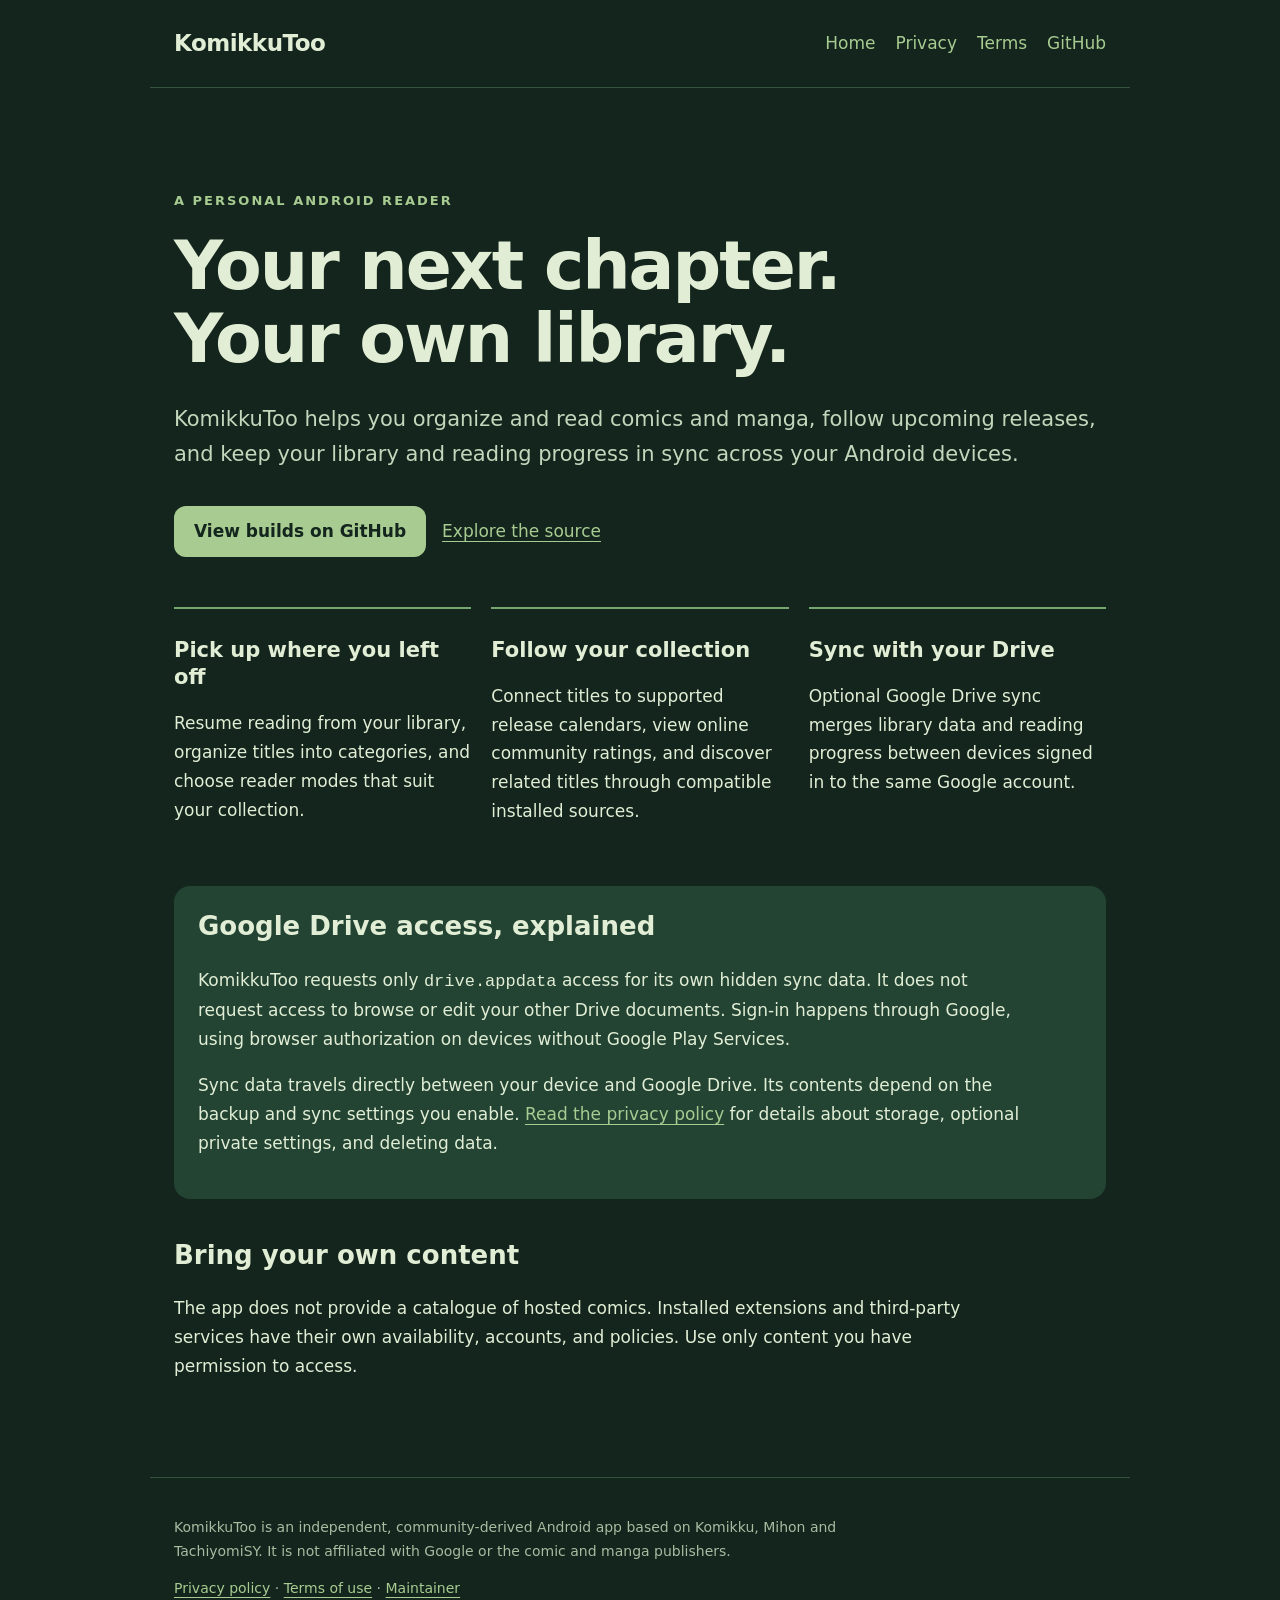
<file: index.html>
<!doctype html>
<html lang="en"><head><meta charset="utf-8"><meta name="viewport" content="width=device-width,initial-scale=1"><meta name="description" content="KomikkuToo: a personal Android comics and manga reader with optional Google Drive sync."><meta name="theme-color" content="#13251c"><title>Your library, across devices · KomikkuToo</title><link rel="stylesheet" href="style.css"></head><body><header><a class="brand" href="./">KomikkuToo</a><nav aria-label="Main navigation"><a href="./">Home</a><a href="privacy.html">Privacy</a><a href="terms.html">Terms</a><a href="https://github.com/Learn2Developer/komikku">GitHub</a></nav></header><main><section class="hero"><p class="eyebrow">A personal Android reader</p><h1>Your next chapter.<br>Your own library.</h1><p class="intro">KomikkuToo helps you organize and read comics and manga, follow upcoming releases, and keep your library and reading progress in sync across your Android devices.</p><a class="button" href="https://github.com/Learn2Developer/komikku/releases">View builds on GitHub</a><a href="https://github.com/Learn2Developer/komikku">Explore the source</a></section><div class="features"><section><h2>Pick up where you left off</h2><p>Resume reading from your library, organize titles into categories, and choose reader modes that suit your collection.</p></section><section><h2>Follow your collection</h2><p>Connect titles to supported release calendars, view online community ratings, and discover related titles through compatible installed sources.</p></section><section><h2>Sync with your Drive</h2><p>Optional Google Drive sync merges library data and reading progress between devices signed in to the same Google account.</p></section></div><section class="note"><h2>Google Drive access, explained</h2><p>KomikkuToo requests only <code>drive.appdata</code> access for its own hidden sync data. It does not request access to browse or edit your other Drive documents. Sign-in happens through Google, using browser authorization on devices without Google Play Services.</p><p>Sync data travels directly between your device and Google Drive. Its contents depend on the backup and sync settings you enable. <a href="privacy.html">Read the privacy policy</a> for details about storage, optional private settings, and deleting data.</p></section><section><h2>Bring your own content</h2><p>The app does not provide a catalogue of hosted comics. Installed extensions and third-party services have their own availability, accounts, and policies. Use only content you have permission to access.</p></section></main><footer><p>KomikkuToo is an independent, community-derived Android app based on Komikku, Mihon and TachiyomiSY. It is not affiliated with Google or the comic and manga publishers.</p><p><a href="privacy.html">Privacy policy</a> · <a href="terms.html">Terms of use</a> · <a href="https://github.com/Learn2Developer">Maintainer</a></p></footer></body></html>
</file>
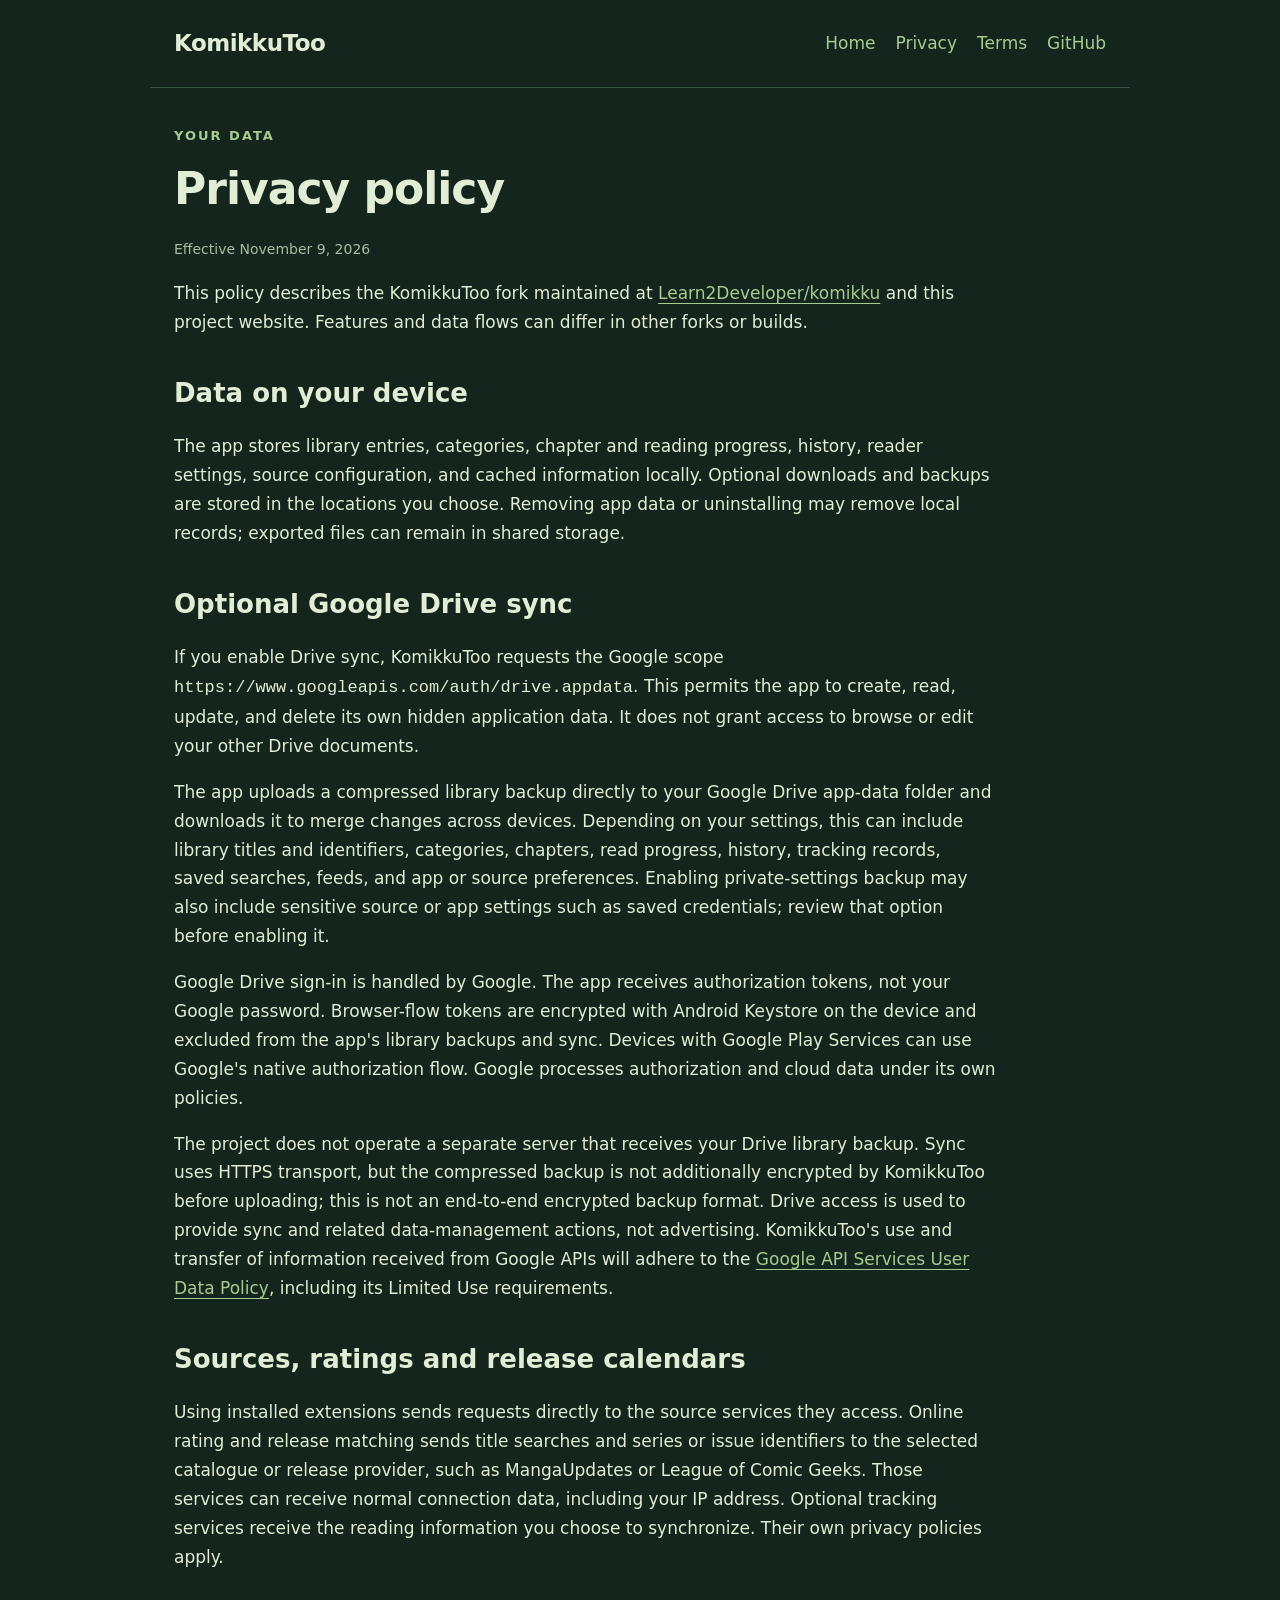
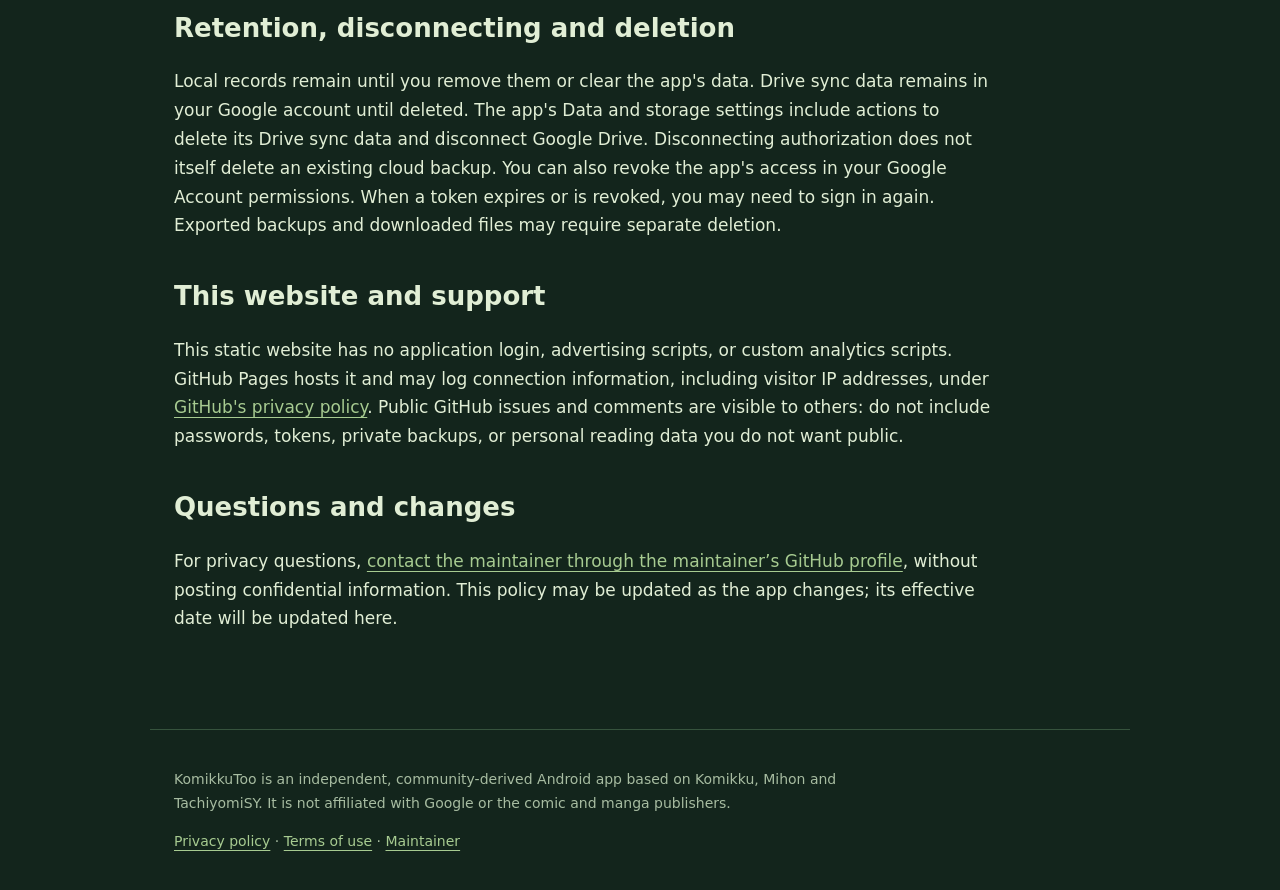
<file: privacy.html>
<!doctype html>
<html lang="en"><head><meta charset="utf-8"><meta name="viewport" content="width=device-width,initial-scale=1"><meta name="description" content="KomikkuToo: a personal Android comics and manga reader with optional Google Drive sync."><meta name="theme-color" content="#13251c"><title>Privacy policy · KomikkuToo</title><link rel="stylesheet" href="style.css"></head><body><header><a class="brand" href="./">KomikkuToo</a><nav aria-label="Main navigation"><a href="./">Home</a><a href="privacy.html">Privacy</a><a href="terms.html">Terms</a><a href="https://github.com/Learn2Developer/komikku">GitHub</a></nav></header><main class="legal"><p class="eyebrow">Your data</p><h1>Privacy policy</h1><p class="updated">Effective November 9, 2026</p><p>This policy describes the KomikkuToo fork maintained at <a href="https://github.com/Learn2Developer/komikku">Learn2Developer/komikku</a> and this project website. Features and data flows can differ in other forks or builds.</p><h2>Data on your device</h2><p>The app stores library entries, categories, chapter and reading progress, history, reader settings, source configuration, and cached information locally. Optional downloads and backups are stored in the locations you choose. Removing app data or uninstalling may remove local records; exported files can remain in shared storage.</p><h2>Optional Google Drive sync</h2><p>If you enable Drive sync, KomikkuToo requests the Google scope <code>https://www.googleapis.com/auth/drive.appdata</code>. This permits the app to create, read, update, and delete its own hidden application data. It does not grant access to browse or edit your other Drive documents.</p><p>The app uploads a compressed library backup directly to your Google Drive app-data folder and downloads it to merge changes across devices. Depending on your settings, this can include library titles and identifiers, categories, chapters, read progress, history, tracking records, saved searches, feeds, and app or source preferences. Enabling private-settings backup may also include sensitive source or app settings such as saved credentials; review that option before enabling it.</p><p>Google Drive sign-in is handled by Google. The app receives authorization tokens, not your Google password. Browser-flow tokens are encrypted with Android Keystore on the device and excluded from the app's library backups and sync. Devices with Google Play Services can use Google's native authorization flow. Google processes authorization and cloud data under its own policies.</p><p>The project does not operate a separate server that receives your Drive library backup. Sync uses HTTPS transport, but the compressed backup is not additionally encrypted by KomikkuToo before uploading; this is not an end-to-end encrypted backup format. Drive access is used to provide sync and related data-management actions, not advertising. KomikkuToo's use and transfer of information received from Google APIs will adhere to the <a href="https://developers.google.com/terms/api-services-user-data-policy">Google API Services User Data Policy</a>, including its Limited Use requirements.</p><h2>Sources, ratings and release calendars</h2><p>Using installed extensions sends requests directly to the source services they access. Online rating and release matching sends title searches and series or issue identifiers to the selected catalogue or release provider, such as MangaUpdates or League of Comic Geeks. Those services can receive normal connection data, including your IP address. Optional tracking services receive the reading information you choose to synchronize. Their own privacy policies apply.</p><h2>Retention, disconnecting and deletion</h2><p>Local records remain until you remove them or clear the app's data. Drive sync data remains in your Google account until deleted. The app's Data and storage settings include actions to delete its Drive sync data and disconnect Google Drive. Disconnecting authorization does not itself delete an existing cloud backup. You can also revoke the app's access in your Google Account permissions. When a token expires or is revoked, you may need to sign in again. Exported backups and downloaded files may require separate deletion.</p><h2>This website and support</h2><p>This static website has no application login, advertising scripts, or custom analytics scripts. GitHub Pages hosts it and may log connection information, including visitor IP addresses, under <a href="https://docs.github.com/en/site-policy/privacy-policies/github-privacy-statement">GitHub's privacy policy</a>. Public GitHub issues and comments are visible to others: do not include passwords, tokens, private backups, or personal reading data you do not want public.</p><h2>Questions and changes</h2><p>For privacy questions, <a href="https://github.com/Learn2Developer">contact the maintainer through the maintainer’s GitHub profile</a>, without posting confidential information. This policy may be updated as the app changes; its effective date will be updated here.</p></main><footer><p>KomikkuToo is an independent, community-derived Android app based on Komikku, Mihon and TachiyomiSY. It is not affiliated with Google or the comic and manga publishers.</p><p><a href="privacy.html">Privacy policy</a> · <a href="terms.html">Terms of use</a> · <a href="https://github.com/Learn2Developer">Maintainer</a></p></footer></body></html>
</file>
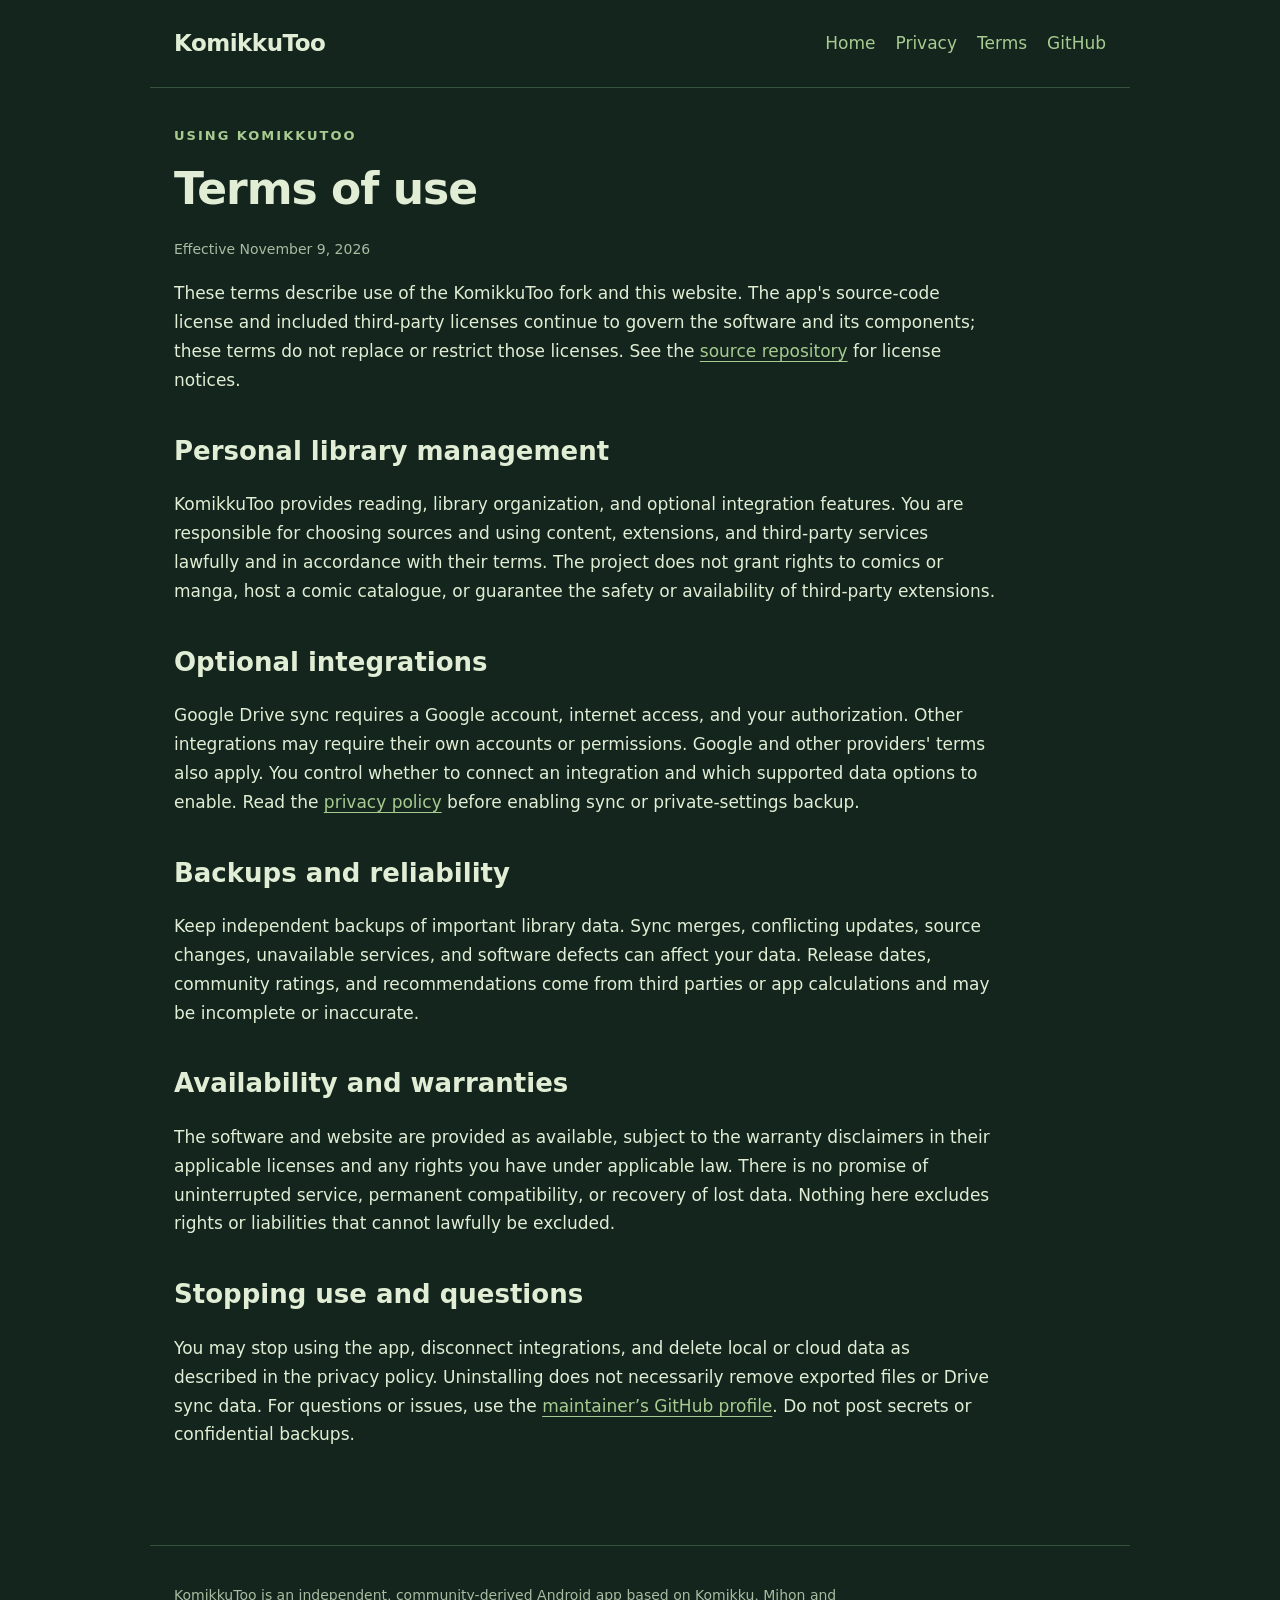
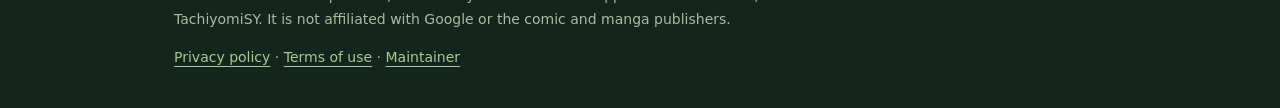
<file: terms.html>
<!doctype html>
<html lang="en"><head><meta charset="utf-8"><meta name="viewport" content="width=device-width,initial-scale=1"><meta name="description" content="KomikkuToo: a personal Android comics and manga reader with optional Google Drive sync."><meta name="theme-color" content="#13251c"><title>Terms of use · KomikkuToo</title><link rel="stylesheet" href="style.css"></head><body><header><a class="brand" href="./">KomikkuToo</a><nav aria-label="Main navigation"><a href="./">Home</a><a href="privacy.html">Privacy</a><a href="terms.html">Terms</a><a href="https://github.com/Learn2Developer/komikku">GitHub</a></nav></header><main class="legal"><p class="eyebrow">Using KomikkuToo</p><h1>Terms of use</h1><p class="updated">Effective November 9, 2026</p><p>These terms describe use of the KomikkuToo fork and this website. The app's source-code license and included third-party licenses continue to govern the software and its components; these terms do not replace or restrict those licenses. See the <a href="https://github.com/Learn2Developer/komikku">source repository</a> for license notices.</p><h2>Personal library management</h2><p>KomikkuToo provides reading, library organization, and optional integration features. You are responsible for choosing sources and using content, extensions, and third-party services lawfully and in accordance with their terms. The project does not grant rights to comics or manga, host a comic catalogue, or guarantee the safety or availability of third-party extensions.</p><h2>Optional integrations</h2><p>Google Drive sync requires a Google account, internet access, and your authorization. Other integrations may require their own accounts or permissions. Google and other providers' terms also apply. You control whether to connect an integration and which supported data options to enable. Read the <a href="privacy.html">privacy policy</a> before enabling sync or private-settings backup.</p><h2>Backups and reliability</h2><p>Keep independent backups of important library data. Sync merges, conflicting updates, source changes, unavailable services, and software defects can affect your data. Release dates, community ratings, and recommendations come from third parties or app calculations and may be incomplete or inaccurate.</p><h2>Availability and warranties</h2><p>The software and website are provided as available, subject to the warranty disclaimers in their applicable licenses and any rights you have under applicable law. There is no promise of uninterrupted service, permanent compatibility, or recovery of lost data. Nothing here excludes rights or liabilities that cannot lawfully be excluded.</p><h2>Stopping use and questions</h2><p>You may stop using the app, disconnect integrations, and delete local or cloud data as described in the privacy policy. Uninstalling does not necessarily remove exported files or Drive sync data. For questions or issues, use the <a href="https://github.com/Learn2Developer">maintainer’s GitHub profile</a>. Do not post secrets or confidential backups.</p></main><footer><p>KomikkuToo is an independent, community-derived Android app based on Komikku, Mihon and TachiyomiSY. It is not affiliated with Google or the comic and manga publishers.</p><p><a href="privacy.html">Privacy policy</a> · <a href="terms.html">Terms of use</a> · <a href="https://github.com/Learn2Developer">Maintainer</a></p></footer></body></html>
</file>
<file: style.css>
*{box-sizing:border-box}html{color-scheme:dark}body{margin:0;background:#13251c;color:#e1eed5;font:17px/1.7 system-ui,sans-serif}a{color:#a7cb91;text-underline-offset:4px}a:hover{color:#fff}header,main,footer{max-width:980px;margin:auto;padding:24px}header{display:flex;justify-content:space-between;align-items:center;gap:20px;border-bottom:1px solid #36533d}header a{text-decoration:none}nav{display:flex;gap:20px;flex-wrap:wrap}.brand{font-weight:800;letter-spacing:-.5px;font-size:23px;color:#e1eed5}.eyebrow{color:#a7cb91;text-transform:uppercase;letter-spacing:2px;font-size:13px;font-weight:700}h1{font-size:clamp(36px,7vw,68px);line-height:1.07;letter-spacing:-2px;margin:18px 0 26px}h2{font-size:26px;line-height:1.3;margin-top:40px}p,li{max-width:76ch}.intro{font-size:21px;color:#c2d7bc}.hero{padding-top:65px;padding-bottom:50px}.button{display:inline-block;background:#a7cb91;color:#13251c;padding:11px 20px;border-radius:12px;text-decoration:none;font-weight:700;margin:12px 16px 0 0}.button:hover{background:#e1eed5;color:#13251c}.features{display:grid;grid-template-columns:repeat(3,1fr);gap:20px}.features section{border-top:2px solid #76a76e;padding:8px 0}.features h2{font-size:21px;margin-top:20px}.note{background:#234333;border-radius:16px;padding:24px;margin-top:35px}.note h2{margin-top:0}footer{border-top:1px solid #36533d;margin-top:55px;font-size:14px;color:#a7bca1}.legal h1{font-size:44px;letter-spacing:-1px}.updated{font-size:14px;color:#a7bca1}a:focus-visible{outline:3px solid #fff;outline-offset:6px}@media(max-width:650px){header{align-items:flex-start;flex-direction:column}.features{grid-template-columns:1fr}.hero{padding-top:30px}nav{gap:16px}main,header,footer{padding:20px}}
</file>
